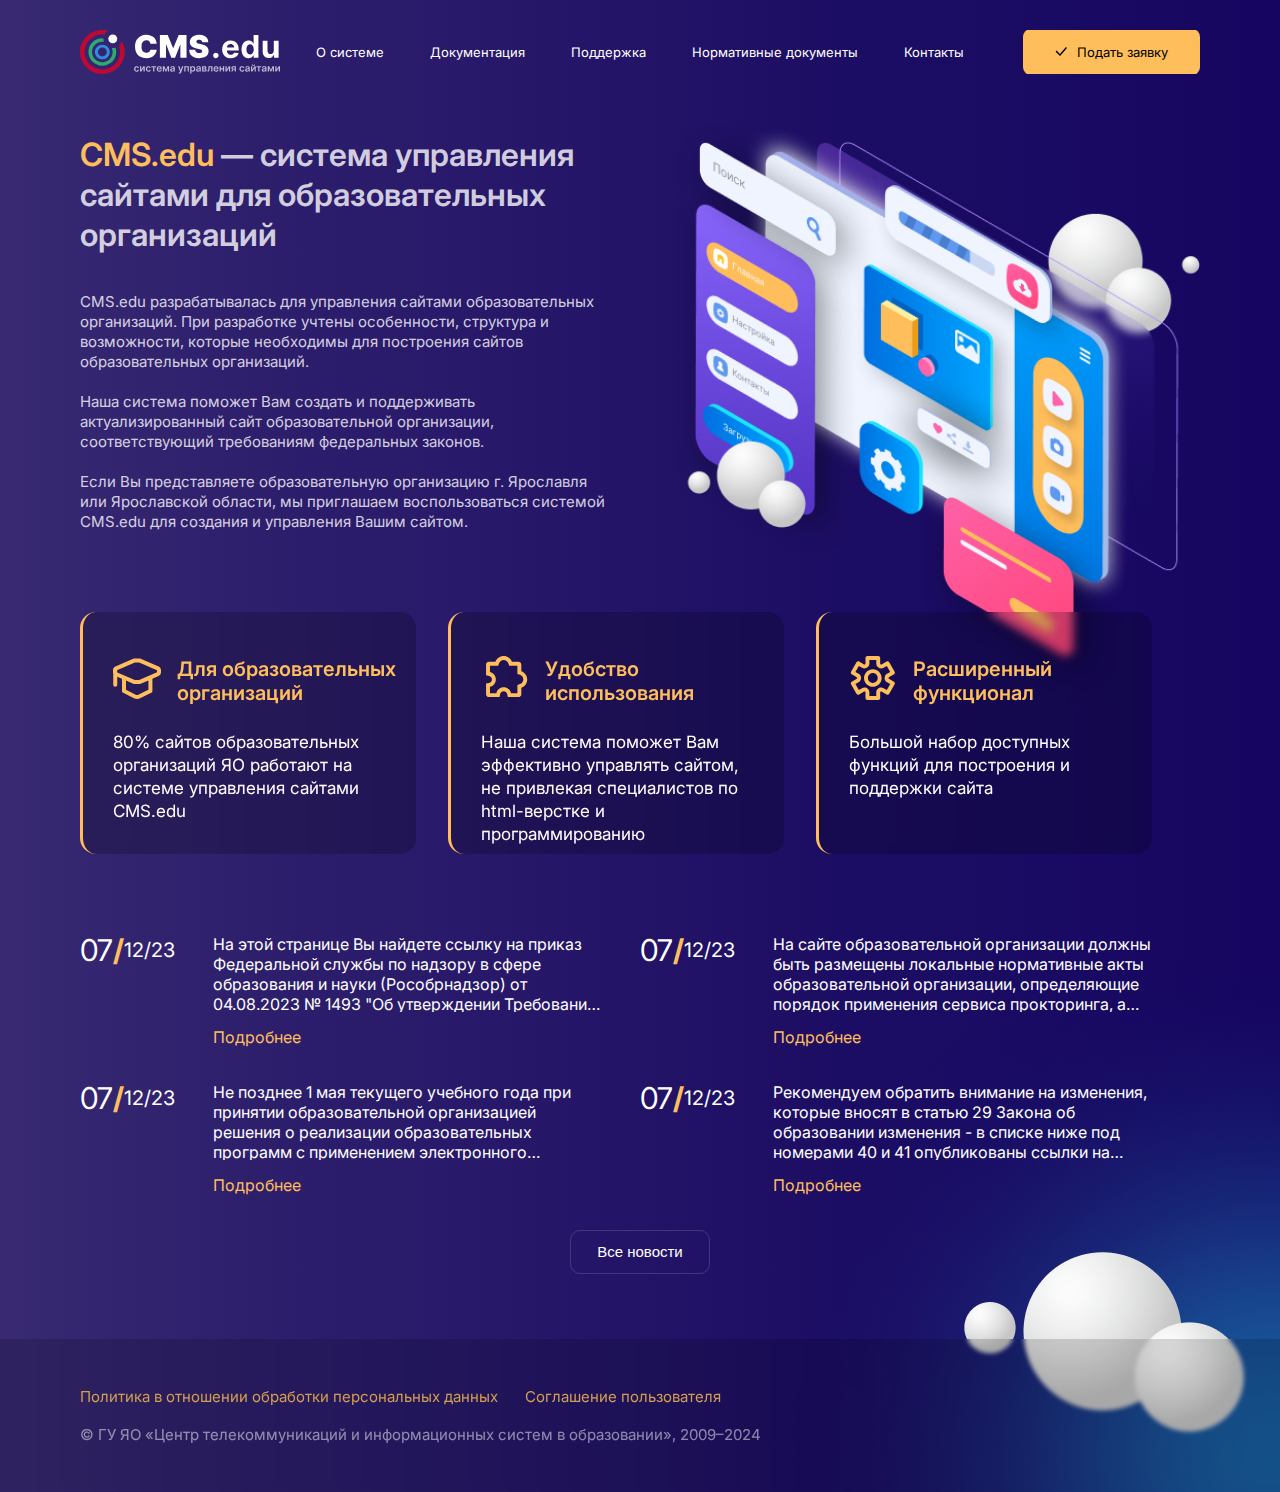
<file: index.html>
<!DOCTYPE html>
<html lang="en">

<head>
    <meta charset="UTF-8">
    <meta name="viewport" content="width=device-width, initial-scale=1.0">
    <link rel="preconnect" href="https://fonts.googleapis.com">
    <link rel="preconnect" href="https://fonts.gstatic.com" crossorigin>
    <link href="https://fonts.googleapis.com/css2?family=Inter:wght@100..900&display=swap" rel="stylesheet">
    <link rel="stylesheet" type="text/css" href="static/css/style.css">
    <title>Document</title>
</head>

<body>
    <!-- comment -->
    <header class="header">
        <div class="container">
            <div class="header__inner">
                <a href="#" class="header__logo logo">
                    <img src="static/img/Logo.svg" alt="" class="logo__image">
                </a>
                <nav class="header__menu">
                    <ul class="header__menu--list">
                        <li class="header__menu-item">
                            <a href="" class="header__menu-link">О системе</a>
                        </li>
                        <li class="header__menu-item">
                            <a href="" class="header__menu-link">Документация</a>
                        </li>
                        <li class="header__menu-item">
                            <a href="" class="header__menu-link">Поддержка</a>
                        </li>
                        <li class="header__menu-item">
                            <a href="" class="header__menu-link">Нормативные документы</a>
                        </li>
                        <li class="header__menu-item">
                            <a href="" class="header__menu-link">Контакты</a>
                        </li>
                    </ul>
                </nav>
                <div class="header__hamburger">
                    <span class="header__hamburger-bar"></span>
                    <span class="header__hamburger-bar"></span>
                    <span class="header__hamburger-bar"></span>
                </div>
                <a class="header__button" type="button">
                    <img src="static/img/Left-icon.svg" alt="" class="header__left-icon">
                    <p class="header__elemnts-text-black">Подать заявку</p>
                </a>
            </div>
        </div>
    </header>

    <div class="content">
        <div class="container">
            <div class="content__banner">
                <div class="content__banner-text">
                    <h1 class="content__text-h1">
                        <font color="#FFBE5C">CMS.edu</font> — система управления сайтами для образовательных
                        организаций
                    </h1>
                    <p class="content__text-p">CMS.edu разрабатывалась для управления сайтами образовательных
                        организаций.
                        При разработке учтены особенности, структура и возможности, которые необходимы для построения
                        сайтов
                        образовательных организаций.<br><br> Наша система поможет Вам создать и поддерживать
                        актуализированный сайт образовательной организации, соответствующий требованиям федеральных
                        законов.<br><br> Если Вы представляете образовательную организацию г. Ярославля или Ярославской
                        области, мы приглашаем воспользоваться системой CMS.edu для создания и управления Вашим сайтом.
                    </p>
                </div>

                <div class="content__banner-image">
                    <img src="static/img/Banner-image.png" alt="" class="content__big-image">
                </div>
            </div>

            <ul class="content__advantages">
                <li class="content__advantages-item">
                    <div class="content__advantages-item-title">
                        <img src="static/img/Graduation-cap.svg" alt="" class="content__advantages-ico">
                        <p class="content__advantages-top-text">Для образовательных организаций</p>
                    </div>
                    <p class="content__advantages-bottom-text">80% сайтов образовательных организаций ЯО работают на
                        системе
                        управления сайтами CMS.edu</p>
                </li>
                <li class="content__advantages-item">
                    <div class="content__advantages-item-title">
                        <img src="static/img/Puzzle.svg" alt="" class="content__advantages-ico">
                        <p class="content__advantages-top-text">Удобство<br>использования</p>
                    </div>
                    <p class="content__advantages-bottom-text">Наша система поможет Вам эффективно управлять сайтом, не
                        привлекая специалистов по html-верстке и программированию</p>
                </li>
                <li class="content__advantages-item">
                    <div class="content__advantages-item-title">
                        <img src="static/img/Gear.svg" alt="" class="content__advantages-ico">
                        <p class="content__advantages-top-text">Расширенный<br>функционал</p>
                    </div>
                    <p class="content__advantages-bottom-text">Большой набор доступных функций для построения и
                        поддержки
                        сайта</p>
                </li>
            </ul>

            <div class="content__news">
                <div class="content__news-new">
                    <div class="content__news-new-date">
                        <span>07<B><font color="#FFBE5C">/</font></B></span>12/23
                    </div>
                    <div class="content__news-new-text">
                        <p class="content__news-new-text-main" id="ntm1">На этой странице Вы найдете ссылку на приказ
                            Федеральной службы по надзору в сфере образования и науки (Рособрнадзор) от 04.08.2023 №
                            1493
                            "Об утверждении Требований к структуре официального сайта образовательной организации в
                            информационно-телекоммуникационной сети "Интернет" и формату представления информации".</p>
                        <a href="#" class="content__news-new-text-more-info">Подробнее</a>
                    </div>
                </div>
                <div class="content__news-new">
                    <div class="content__news-new-date">
                        <span>07<B><font color="#FFBE5C">/</font></B></span>12/23
                    </div>
                    <div class="content__news-new-text">
                        <p class="content__news-new-text-main" id="ntm2">На сайте образовательной организации должны
                            быть
                            размещены локальные нормативные акты образовательной организации, определяющие порядок
                            применения сервиса прокторинга, а также сервисов взаимодействия преподавателей с
                            обучающимися и
                            законными представителями посредством видео-конференц-связи, быстрого обмена текстовыми
                            сообщениями, фото-, аудио- и видеоинформацией, файлами.</p>
                        <a href="#" class="content__news-new-text-more-info">Подробнее</a>
                    </div>
                </div>
                <div class="content__news-new">
                    <div class="content__news-new-date">
                        <span>07<B><font color="#FFBE5C">/</font></B></span>12/23
                    </div>
                    <div class="content__news-new-text">
                        <p class="content__news-new-text-main" id="ntm3">Не позднее 1 мая текущего учебного года при
                            принятии образовательной организацией решения о реализации образовательных программ с
                            применением электронного обучения, дистанционных образовательных технологий в следующем
                            учебном
                            году на официальном сайте образовательной организации размещается информация в соответствии
                            с
                            п.11</p>
                        <a href="#" class="content__news-new-text-more-info">Подробнее</a>
                    </div>
                </div>
                <div class="content__news-new">
                    <div class="content__news-new-date">
                        <span>07<B><font color="#FFBE5C">/</font></B></span>12/23
                    </div>
                    <div class="content__news-new-text">
                        <p class="content__news-new-text-main" id="ntm4">Рекомендуем обратить внимание на изменения,
                            которые
                            вносят в статью 29 Закона об образовании изменения - в списке ниже под номерами 40 и 41
                            опубликованы ссылки на Федеральный закон от 29.12.2022 N 631-ФЗ "О внесении изменений в
                            Федеральный закон "Об образовании в Российской Федерации" и Федеральный закон от 13.06.2023
                            №
                            251-ФЗ "О внесении изменения в статью 29 Федерального закона "Об образовании в Российской
                            Федерации".</p>
                        <a href="#" class="content__news-new-text-more-info">Подробнее</a>
                    </div>
                </div>

            </div>
            <div class="content__btn-div">
                <button class="content__all-news">Все новости</button>
            </div>
        </div>
    </div>
    <div class="top-grad">
        <img src="static/img/top-grad.png" alt="">
    </div>
    <div class="left-grad">
        <img src="static/img/left-grad.png" alt="">
    </div>
    <footer class="footer">
        <div class="container">
            <div class="footer__inner">
                <ul class="footer__list-links">
                    <li class="footer__list-links-element">
                        <a href="#" class="footer__link">Политика в отношении обработки персональных данных</a>
                    </li>
                    <li class="footer__list-links-element">
                        <a href="#" class="footer__link">Соглашение пользователя</a>
                    </li>
                </ul>
                <p class="footer__rights">© ГУ ЯО «Центр телекоммуникаций и информационных систем в образовании»,
                    2009–2024
                </p>
            </div>
        </div>
    </footer>

    
    <script>
        document.addEventListener('DOMContentLoaded', function () {
            const burgerMenu = document.querySelector('.header__hamburger');
            const navMenu = document.querySelector('.header__menu');
            const headerBtn = document.querySelector('.header__button')
            const headerIco = document.querySelector('.header__left-icon')
            burgerMenu.addEventListener('click', function () {
                navMenu.classList.toggle('show');
                burgerMenu.classList.toggle('header__hamburger--active');
                headerBtn.classList.toggle('show');
                headerIco.classList.toggle('show');
            });
        });
    </script>

</body>

</html>
</file>
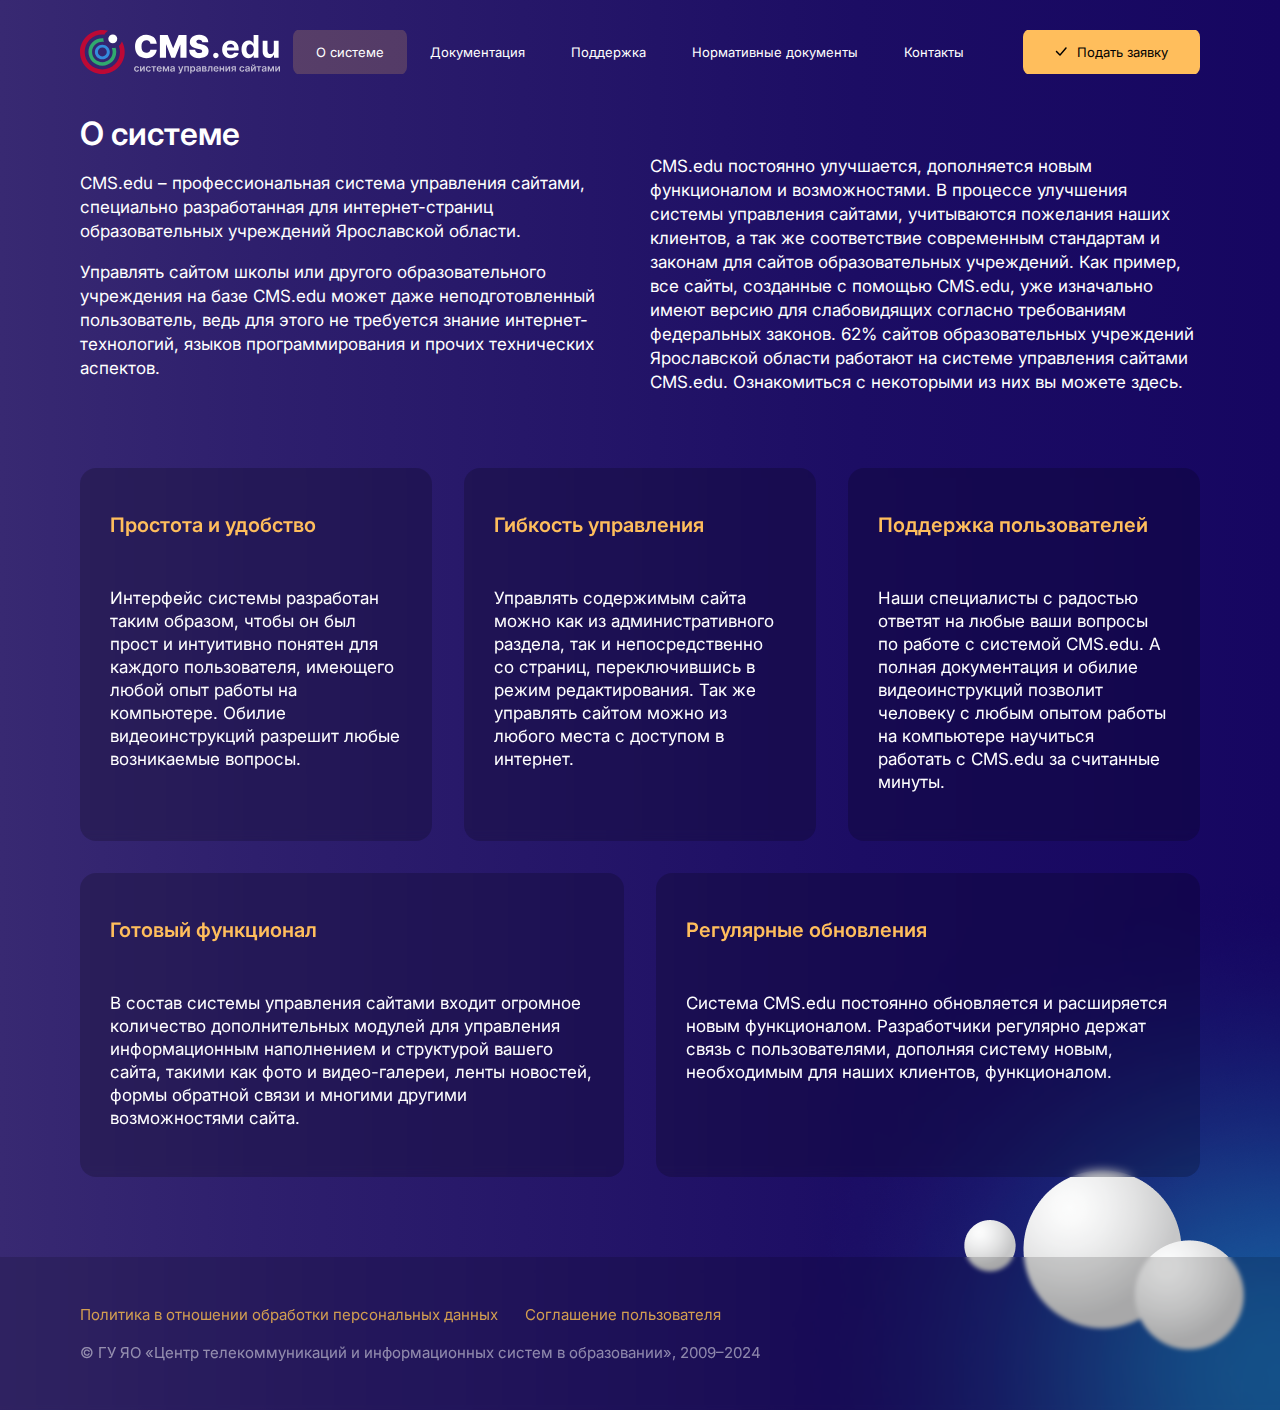
<file: about.html>
<!DOCTYPE html>
<html lang="en">

<head>
    <meta charset="UTF-8">
    <meta name="viewport" content="width=device-width, initial-scale=1.0">
    <link rel="preconnect" href="https://fonts.googleapis.com">
    <link rel="preconnect" href="https://fonts.gstatic.com" crossorigin>
    <link href="https://fonts.googleapis.com/css2?family=Inter:wght@100..900&display=swap" rel="stylesheet">
    <link rel="stylesheet" type="text/css" href="static/css/style.css">
    <link rel="stylesheet" type="text/css" href="static/css/about.css">
    <script src="https://pagination.js.org/dist/2.1.5/pagination.min.js"></script>
    <title>Document</title>
</head>

<body>
    <!-- comment -->
    <header class="header">
        <div class="container">
            <div class="header__inner">
                <a href="#" class="header__logo logo">
                    <img src="static/img/Logo.svg" alt="" class="logo__image">
                </a>
                <nav class="header__menu">
                    <ul class="header__menu--list">
                        <li class="header__menu-item--active">
                            <a href="" class="header__menu-link">О системе</a>
                        </li>
                        <li class="header__menu-item">
                            <a href="" class="header__menu-link">Документация</a>
                        </li>
                        <li class="header__menu-item">
                            <a href="" class="header__menu-link">Поддержка</a>
                        </li>
                        <li class="header__menu-item">
                            <a href="" class="header__menu-link">Нормативные документы</a>
                        </li>
                        <li class="header__menu-item">
                            <a href="" class="header__menu-link">Контакты</a>
                        </li>
                    </ul>
                </nav>
                <div class="header__hamburger">
                    <span class="header__hamburger-bar"></span>
                    <span class="header__hamburger-bar"></span>
                    <span class="header__hamburger-bar"></span>
                </div>
                <a class="header__button" type="button">
                    <img src="static/img/Left-icon.svg" alt="" class="header__left-icon">
                    <p class="header__elemnts-text-black">Подать заявку</p>
                </a>
            </div>
        </div>
    </header>




    <div class="content">
        <div class="container">
            <div class="content__about">
                <div class="content__about-title">О системе</div>
                <div class="content__about-text two-columns">
                    <p>CMS.edu – профессиональная система управления сайтами, специально разработанная для
                        интернет-страниц образовательных учреждений Ярославской области.</p>
                    <p>
                        Управлять сайтом школы или другого образовательного учреждения на базе CMS.edu может даже
                        неподготовленный пользователь, ведь для этого не требуется знание интернет-технологий, языков
                        программирования и прочих технических аспектов.
                    </p>
                    <p>CMS.edu постоянно улучшается, дополняется новым функционалом и возможностями. В процессе
                        улучшения системы управления сайтами, учитываются пожелания наших клиентов, а так же
                        соответствие современным стандартам и законам для сайтов образовательных учреждений. Как пример,
                        все сайты, созданные с помощью CMS.edu, уже изначально имеют версию для слабовидящих согласно
                        требованиям федеральных законов. 62% сайтов образовательных учреждений Ярославской области
                        работают на системе управления сайтами CMS.edu. Ознакомиться с некоторыми из них вы можете
                        здесь.
                    </p>
                </div>
            </div>
            <ul class="content__advantages">
                <li class="content__advantages-item">
                    <div class="content__advantages-item-title">
                        <p class="content__advantages-top-text">Простота и удобство</p>
                    </div>
                    <p class="content__advantages-bottom-text">Интерфейс системы разработан таким образом, чтобы он был
                        прост и интуитивно понятен для каждого пользователя, имеющего любой опыт работы на компьютере.
                        Обилие видеоинструкций разрешит любые возникаемые вопросы.</p>
                </li>
                <li class="content__advantages-item">
                    <div class="content__advantages-item-title">
                        <p class="content__advantages-top-text">Гибкость управления</p>
                    </div>
                    <p class="content__advantages-bottom-text">Управлять содержимым сайта можно как из административного
                        раздела, так и непосредственно со страниц, переключившись в режим редактирования. Так же
                        управлять сайтом можно из любого места с доступом в интернет.</p>
                </li>
                <li class="content__advantages-item">
                    <div class="content__advantages-item-title">
                        <p class="content__advantages-top-text">Поддержка пользователей</p>
                    </div>
                    <p class="content__advantages-bottom-text">Наши специалисты с радостью ответят на любые ваши вопросы
                        по работе с системой CMS.edu. А полная документация и обилие видеоинструкций позволит человеку с
                        любым опытом работы на компьютере научиться работать с CMS.edu за считанные минуты.</p>
                </li>
                <li class="content__advantages-item">
                    <div class="content__advantages-item-title">
                        <p class="content__advantages-top-text">Готовый функционал</p>
                    </div>
                    <p class="content__advantages-bottom-text">В состав системы управления сайтами входит огромное
                        количество дополнительных модулей для управления информационным наполнением и структурой вашего
                        сайта, такими как фото и видео-галереи, ленты новостей, формы обратной связи и многими другими
                        возможностями сайта.</p>
                </li>
                <li class="content__advantages-item">
                    <div class="content__advantages-item-title">
                        <p class="content__advantages-top-text">Регулярные обновления</p>
                    </div>
                    <p class="content__advantages-bottom-text">Система CMS.edu постоянно обновляется и расширяется новым
                        функционалом. Разработчики регулярно держат связь с пользователями, дополняя систему новым,
                        необходимым для наших клиентов, функционалом.</p>
                </li>

            </ul>
        </div>
    </div>




    <div class="content-wrapper">
        <div class="top-grad">
            <img src="static/img/top-grad.png" alt="">
        </div>
        <div class="left-grad">
            <img src="static/img/left-grad.png" alt="">
        </div>
    </div>
   


    <footer class="footer">
        <div class="container">
            <div class="footer__inner">
                <ul class="footer__list-links">
                    <li class="footer__list-links-element">
                        <a href="#" class="footer__link">Политика в отношении обработки персональных данных</a>
                    </li>
                    <li class="footer__list-links-element">
                        <a href="#" class="footer__link">Соглашение пользователя</a>
                    </li>
                </ul>
                <p class="footer__rights">© ГУ ЯО «Центр телекоммуникаций и информационных систем в образовании»,
                    2009–2024
                </p>
            </div>
        </div>
    </footer>


    <script>
        document.addEventListener('DOMContentLoaded', function () {
            const burgerMenu = document.querySelector('.header__hamburger');
            const navMenu = document.querySelector('.header__menu');
            const headerBtn = document.querySelector('.header__button')
            const headerIco = document.querySelector('.header__left-icon')
            burgerMenu.addEventListener('click', function () {
                navMenu.classList.toggle('show');
                burgerMenu.classList.toggle('header__hamburger--active');
                headerBtn.classList.toggle('show');
                headerIco.classList.toggle('show');
            });
        });
    </script>

</body>

</html>
</file>
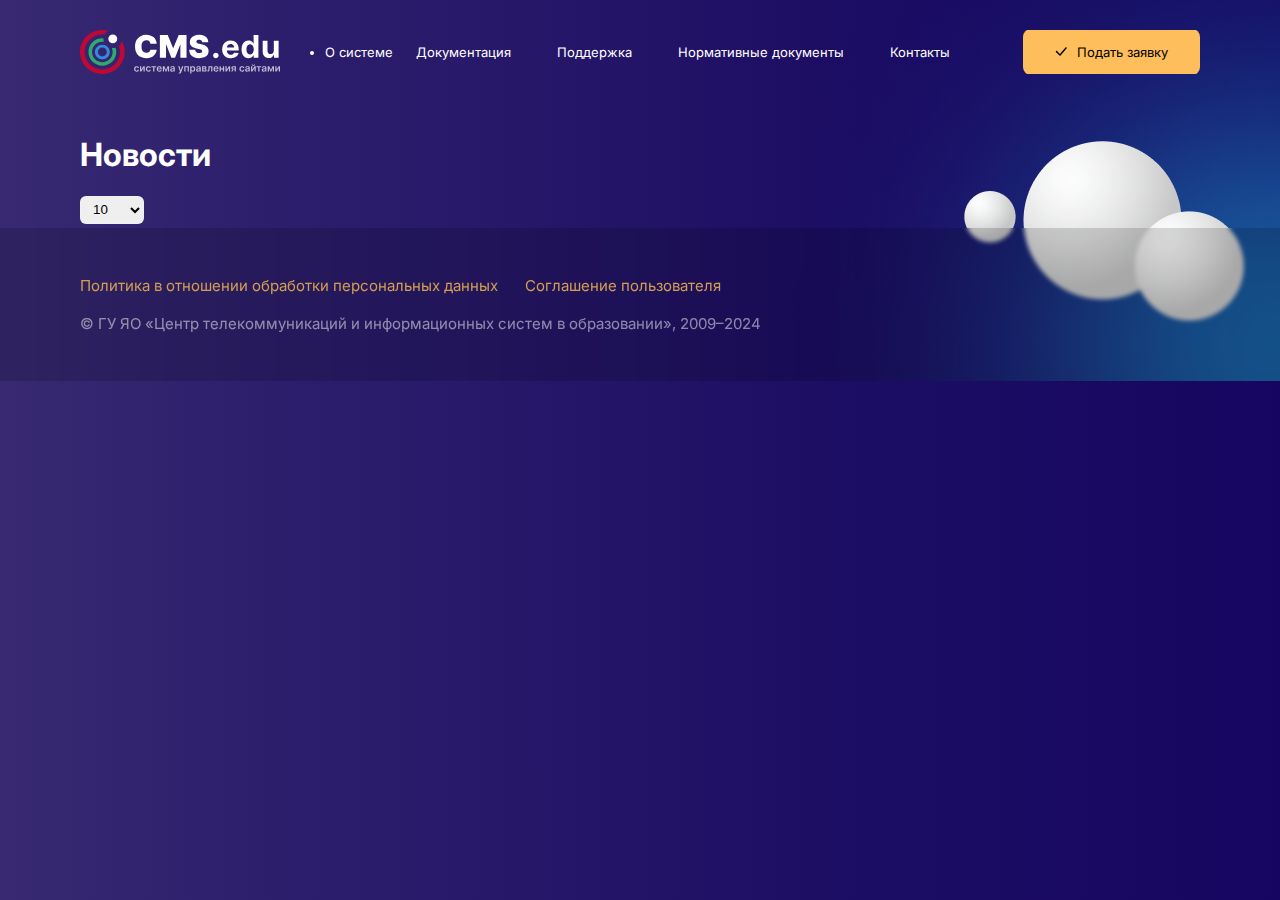
<file: news.html>
<!DOCTYPE html>
<html lang="en">

<head>
    <meta charset="UTF-8">
    <meta name="viewport" content="width=device-width, initial-scale=1.0">
    <link rel="preconnect" href="https://fonts.googleapis.com">
    <link rel="preconnect" href="https://fonts.gstatic.com" crossorigin>
    <link href="https://fonts.googleapis.com/css2?family=Inter:wght@100..900&display=swap" rel="stylesheet">
    <link rel="stylesheet" type="text/css" href="static/css/style.css">
    <link rel="stylesheet" type="text/css" href="static/css/about.css">
    <script src="https://ajax.googleapis.com/ajax/libs/jquery/3.5.1/jquery.min.js"></script>
    <script src="https://pagination.js.org/dist/2.1.5/pagination.min.js"></script>
    <title>Document</title>
</head>

<body>
    <!-- comment -->
    <header class="header">
        <div class="container">
            <div class="header__inner">
                <a href="#" class="header__logo logo">
                    <img src="static/img/Logo.svg" alt="" class="logo__image">
                </a>
                <nav class="header__menu">
                    <ul class="header__menu--list">
                        <li class="header__menu">
                            <a href="" class="header__menu-link">О системе</a>
                        </li>
                        <li class="header__menu-item">
                            <a href="" class="header__menu-link">Документация</a>
                        </li>
                        <li class="header__menu-item">
                            <a href="" class="header__menu-link">Поддержка</a>
                        </li>
                        <li class="header__menu-item">
                            <a href="" class="header__menu-link">Нормативные документы</a>
                        </li>
                        <li class="header__menu-item">
                            <a href="" class="header__menu-link">Контакты</a>
                        </li>
                    </ul>
                </nav>
                <div class="header__hamburger">
                    <span class="header__hamburger-bar"></span>
                    <span class="header__hamburger-bar"></span>
                    <span class="header__hamburger-bar"></span>
                </div>
                <a class="header__button" type="button">
                    <img src="static/img/Left-icon.svg" alt="" class="header__left-icon">
                    <p class="header__elemnts-text-black">Подать заявку</p>
                </a>
            </div>
        </div>
    </header>


    <div class="content">
        <div class="container">
            <div id="news-container">
                <h1>Новости</h1>

            </div>
            <div class="paginator">
                <div id="pagination-container">

                </div>
                <select id="news-per-page">
                    <option value="5">5</option>
                    <option value="10" selected>10</option>
                    <option value="20">20</option>
                </select>
            </div>           
        </div>
    </div>





    <div class="content-wrapper">
        <div class="top-grad">
            <img src="static/img/top-grad.png" alt="">
        </div>
        <div class="left-grad">
            <img src="static/img/left-grad.png" alt="">
        </div>
    </div>



    <footer class="footer">
        <div class="container">
            <div class="footer__inner">
                <ul class="footer__list-links">
                    <li class="footer__list-links-element">
                        <a href="#" class="footer__link">Политика в отношении обработки персональных данных</a>
                    </li>
                    <li class="footer__list-links-element">
                        <a href="#" class="footer__link">Соглашение пользователя</a>
                    </li>
                </ul>
                <p class="footer__rights">© ГУ ЯО «Центр телекоммуникаций и информационных систем в образовании»,
                    2009–2024
                </p>
            </div>
        </div>
    </footer>


    <script>
        document.addEventListener('DOMContentLoaded', function () {
            const burgerMenu = document.querySelector('.header__hamburger');
            const navMenu = document.querySelector('.header__menu');
            const headerBtn = document.querySelector('.header__button')
            const headerIco = document.querySelector('.header__left-icon')
            burgerMenu.addEventListener('click', function () {
                navMenu.classList.toggle('show');
                burgerMenu.classList.toggle('header__hamburger--active');
                headerBtn.classList.toggle('show');
                headerIco.classList.toggle('show');
            });
        });

        document.addEventListener('DOMContentLoaded', function () {
            const newsData = [];
            for (let i = 0; i <= 1000; i++) {
                newsData.push(`<div class="content__news-new-date"><span>07<B><font color="#FFBE5C">/</font></B></span>12/23</div>
                <div class="content__news-new-text"><p class="content__news-new-text-main" id="ntm4">${i}Рекомендуем обратить внимание на изменения,которыевносят в статью 29 Закона об образовании изменения - в списке ниже под номерами 40 и 41опубликованы ссылки на Федеральный закон от 29.12.2022 N 631-ФЗ "О внесении изменений вФедеральный закон "Об образовании в Российской Федерации" и Федеральный закон от 13.06.2023№251-ФЗ "О внесении изменения в статью 29 Федерального закона "Об образовании в РоссийскойФедерации".</p><a href="#" class="content__news-new-text-more-info">Подробнее</a></div>`);
            }
            const container = '#news-container';
            const paginationContainer = '#pagination-container';
            let newsPerPage = parseInt(document.getElementById('news-per-page').value, 10);

            function renderNews(data, container) {
                const newsContainer = document.querySelector(container);
                newsContainer.innerHTML = '<h1>Новости</h1>'; 

                data.forEach(news => {
                    const newsElement = document.createElement('div');
                    newsElement.className='content__news-new';
                    newsElement.innerHTML = `${news}`;
                    newsContainer.appendChild(newsElement);
                });
            }

            function setupPagination(newsData, container) {
                $(paginationContainer).pagination({
                    dataSource: newsData,
                    pageSize: newsPerPage,
                    callback: function (data, pagination) {
                        renderNews(data, container);
                    }
                });
            }

            setupPagination(newsData, container);

            document.getElementById('news-per-page').addEventListener('change', function () {
                newsPerPage = parseInt(this.value, 10);
                // Переинициализация пагинации с новым количеством элементов на странице
                $(paginationContainer).pagination('destroy');
                setupPagination(newsData, container);
            });
        });
    </script>

</body>

</html>
</file>
<file: static/css/style.css>
body {
  justify-content: space-around;
  background: url("../../static/img/Cloud.png") no-repeat bottom right, url("../../static/img/bot-grad.png") no-repeat bottom right, linear-gradient(90deg, #382972 0%, #2E1F6D 20%, #1C0D64 67%, #160661 100%);
  font-family: 'Inter', sans-serif;
  color: white;
  display: flex;
  flex-direction: column;
  margin: 0;
  min-height: 100%;
}
.container {
  max-width: 1120px;
  margin: 0 auto;
  padding: 0px 15px;
  overflow: hidden;
}
.header {
  margin-top: 30px;
  font-size: 13px;
  align-items: center;
}
.header__inner,
.header__menu--list {
  display: flex;
  flex-direction: row;
  justify-content: space-between;
  align-items: center;
  height: 44px;
}
.header__menu {
  margin-left: 25px;
}
.header__logo {
  width: 130px;
  height: 44px;
  flex: none;
  order: 0;
  flex-grow: 0;
  display: block;
}
.header__menu-item {
  display: flex;
  flex-direction: row;
  justify-content: center;
  align-items: center;
  padding: 5px 23px;
  height: 36px;
  border-radius: 8px;
}
.header__menu-item--active {
  display: flex;
  flex-direction: row;
  justify-content: center;
  align-items: center;
  padding: 5px 23px;
  height: 36px;
  border-radius: 8px;
  background: rgba(255, 190, 92, 0.2);
}
.header__menu-link {
  text-decoration: none;
  color: white;
}
.header__button {
  display: flex;
  justify-content: center;
  align-items: center;
  padding: 5px 14px;
  gap: 8px;
  width: 149px;
  height: 36px;
  background: #FFBE5C;
  border-radius: 8px;
}
.header__left-icon {
  width: 16px;
  height: 16px;
}
.header__elemnts-text-black,
.header__elemnts-text-white {
  width: 93px;
  height: 18px;
  padding-top: 15px;
  padding-bottom: 15px;
  font-family: 'Inter';
  font-style: normal;
  margin: 0;
  font-weight: 400;
  font-size: 13px;
  line-height: 18px;
  color: #000000;
}
.header__elemnts-text-white {
  color: #ffffff;
  /* White text */
}
.content {
  margin-top: 40px;
  align-items: center;
}
.content__banner {
  display: flex;
  flex-direction: row;
  align-items: flex-start;
  padding: 0px;
  gap: 54px;
  margin-bottom: 65px;
}
.content__banner-text {
  display: flex;
  flex-direction: column;
  align-items: flex-start;
  padding: 0px;
  width: 48%;
}
.content__text-h1,
.content__text-p {
  width: 100%;
  font-family: 'Inter';
  font-style: normal;
  font-weight: 600;
  font-size: 32px;
  line-height: 40px;
  color: rgba(255, 255, 255, 0.8);
}
.content__text-p {
  font-weight: 400;
  font-size: 15px;
  line-height: 20px;
}
.content__banner-image {
  display: flex;
  flex-direction: row;
  justify-content: space-between;
  align-items: flex-start;
  padding: 0px;
  isolation: isolate;
  width: 48%;
  max-height: 396px;
}
.content__big-image {
  width: 100%;
}
.content__advantages {
  display: flex;
  flex-direction: row;
  flex-wrap: wrap;
  align-items: flex-start;
  padding: 0px;
  margin: 0;
  gap: 32px;
  height: 242px;
  margin-bottom: 80px;
}
.content__advantages-item {
  box-sizing: border-box;
  display: flex;
  flex-direction: column;
  align-items: flex-start;
  padding: 30px 30px 30px 30px;
  width: 30%;
  height: 242px;
  background: rgba(0, 0, 0, 0.2);
  border-left: 3px solid #FFBE5C;
  backdrop-filter: blur(5px);
  border-radius: 16px;
}
.content__advantages-item-title {
  display: flex;
  flex-direction: row;
  align-items: center;
  padding: 0px;
  gap: 16px;
  height: 72px;
}
.content__advantages-ico {
  padding: 0px;
  width: 48px;
  height: 48px;
}
.content__advantages-top-text {
  width: 90%;
  padding-top: 30px;
}
.content__advantages-top-text,
.content__advantages-bottom-text {
  height: 72px;
  font-style: normal;
  font-weight: 600;
  font-size: 20px;
  line-height: 24px;
  flex: none;
  order: 1;
  flex-grow: 1;
  color: #FFBE5C;
}
.content__advantages-bottom-text {
  font-weight: 400;
  font-size: 17px;
  line-height: 23px;
  color: #FFFFFF;
}
.content__news {
  display: flex;
  flex-wrap: wrap;
}
.content__news-new {
  flex: 1 1 40%;
  display: flex;
  flex-direction: row;
  margin-bottom: 35px;
}
.content__news-new-text {
  padding-left: 38px;
  padding-right: 40px;
}
.content__news-new-text-main {
  margin: 0;
  height: 78px;
  overflow: hidden;
  text-overflow: ellipsis;
  display: -webkit-box;
  -webkit-line-clamp: 4;
  -webkit-box-orient: vertical;
  margin-bottom: 15px;
}
.content__news-new-date {
  justify-content: top;
  width: 120px;
  align-items: center;
  font-size: 20px;
}
.content__news-new-date > span {
  font-size: 30px;
  vertical-align: middle;
  position: relative;
  top: -2px;
}
.content__news-new-text-more-info {
  text-decoration: none;
  color: #FFBE5C;
}
.content__all-news {
  box-sizing: border-box;
  display: flex;
  flex-direction: row;
  justify-content: center;
  align-items: center;
  padding: 12px 24px;
  gap: 12px;
  width: 140px;
  height: 44px;
  border: 1px solid rgba(255, 255, 255, 0.15);
  border-radius: 10px;
  background-color: transparent;
  color: white;
  font-size: 15px;
}
.content__btn-div {
  display: flex;
  justify-content: center;
  align-items: center;
  margin-bottom: 65px;
}
select {
  box-sizing: border-box;
  display: flex;
  flex-direction: row;
  align-items: center;
  padding: 3px 2px 3px 8px;
  width: 64px;
  height: 28px;
  border: 1px solid rgba(255, 255, 255, 0.15);
  border-radius: 6px;
  flex: none;
  order: 0;
  align-self: stretch;
  flex-grow: 1;
}
.paginator {
  display: inline-flex;
  flex-direction: row;
}
.paginator__main {
  display: flex;
  flex-direction: row;
  align-items: center;
  padding: 0px;
  gap: 4px;
}
.paginationjs-pages > ul {
  display: flex;
  flex-direction: row;
  align-items: center;
  padding: 0px;
  gap: 4px;
  width: 266px;
  height: 28px;
  flex: none;
  order: 0;
  flex-grow: 0;
}
.paginationjs-pages > ul > li {
  text-decoration: none;
  display: flex;
  flex-direction: row;
  align-items: baseline;
  padding: 0px;
  gap: 4px;
  height: 28px;
  flex: none;
  order: 2;
  flex-grow: 0;
}
.paginationjs-pages > ul > li > a {
  text-decoration: none;
  color: white;
}
.left-grad {
  position: absolute;
  top: 100px;
  left: -60px;
  -moz-user-select: none;
  -webkit-user-select: none;
  -ms-user-select: none;
  user-select: none;
  pointer-events: none;
}
.top-grad {
  position: absolute;
  top: -1px;
  left: 350px;
  -moz-user-select: none;
  -webkit-user-select: none;
  -ms-user-select: none;
  user-select: none;
  pointer-events: none;
}
.footer {
  gap: 10px;
  width: 100%;
  padding: 47px 0;
  background: rgba(0, 0, 0, 0.15);
  backdrop-filter: blur(2px);
  bottom: 0;
}
.footer__link {
  text-decoration: none;
  font-family: 'Inter';
  font-style: normal;
  font-weight: 400;
  font-size: 15px;
  line-height: 20px;
  color: #D39E50;
}
.footer__rights {
  width: 682px;
  height: 20px;
  font-family: 'Inter';
  font-style: normal;
  font-weight: 400;
  font-size: 15px;
  line-height: 20px;
  color: rgba(255, 255, 255, 0.5);
  margin: 0;
  margin-top: 16px;
}
.footer__inner {
  display: flex;
  flex-direction: column;
  align-items: flex-start;
  align-content: flex-start;
  margin-left: 0;
}
.footer__list-links {
  list-style-type: none;
  text-decoration: none;
  display: flex;
  flex-direction: row;
  align-items: flex-start;
  padding: 0px;
  gap: 24px;
  width: 100%;
  margin: 0 0 3px 0;
}
.footer__list-links-element {
  text-decoration: none;
  width: 421px;
  height: 20px;
}
@media (min-width: 800px) {
  .header__burger {
    display: none;
  }
}
@media (max-width: 1419px) {
  .bot-grad,
  .cloud,
  .left-grad,
  .top-grad {
    display: none;
  }
}
@media (max-width: 800px) {
  .container {
    flex-direction: column;
    align-items: center;
  }
  .header {
    z-index: 50;
    height: auto;
  }
  .header__inner {
    gap: 32px;
    z-index: 12;
  }
  .header__logo {
    margin: 0 auto;
    width: 280px;
  }
  .header__menu-link {
    font-size: 13px;
  }
  .header__menu {
    display: none;
    z-index: 2;
    flex-direction: column;
    align-items: center;
    padding: 30px 0;
    gap: 32px;
    position: absolute;
    width: 100%;
    left: 0px;
    top: 75px;
    bottom: 0;
    margin: 0;
    background: linear-gradient(90deg, #382972 0%, #2E1F6D 20%, #1C0D64 67%, #160661 100%);
  }
  .header .header__menu.show {
    display: block;
  }
  .header .header__menu--list {
    list-style: none;
    display: flex;
    flex-direction: column;
    margin: 0;
    align-items: flex-start;
    padding: 0px 0px;
    padding-bottom: 230px;
    margin-bottom: 100px;
    gap: 16px;
    width: 78%;
    margin-left: 10%;
    border-bottom: 2px solid #bcbcbc;
    border-bottom-width: 1px;
  }
  .header .header__menu-item {
    margin-bottom: 10px;
  }
  .header__button {
    display: none;
    width: 72%;
  }
  .header .header__button.show {
    z-index: 3;
    position: absolute;
    top: 430px;
    left: 60px;
    display: flex;
  }
  .header__elemnts-text-black,
  .header__elemnts-text-white {
    font-size: 13px;
  }
  .header__hamburger {
    display: block;
    position: absolute;
    top: 35px;
    right: 30px;
    float: left;
    font-size: 55px;
    cursor: pointer;
  }
  .header__hamburger-bar {
    display: block;
    width: 25px;
    height: 3px;
    margin: 5px auto;
    border-radius: 2px;
    transition: all 0.3s ease-in-out;
    background-color: white;
  }
  .header__hamburger.header__hamburger--active .header__hamburger-bar:nth-child(2) {
    opacity: 0;
  }
  .header__hamburger.header__hamburger--active .header__hamburger-bar:nth-child(1) {
    transform: translateY(8px) rotate(45deg);
  }
  .header__hamburger.header__hamburger--active .header__hamburger-bar:nth-child(3) {
    transform: translateY(-8px) rotate(-45deg);
  }
  .content {
    padding: 0 20px;
  }
  .content__banner {
    flex-direction: column-reverse;
    align-items: center;
  }
  .content__banner-image {
    width: 100%;
    max-width: 450px;
    height: auto;
  }
  .content__banner-text {
    width: 100%;
  }
  .content__advantages {
    flex-direction: column;
    height: auto;
    align-items: center;
  }
  .content__advantages-item {
    width: 100%;
  }
  .content.content__advantages-top-text {
    width: 95%;
  }
  .content__news-new {
    flex-basis: 100%;
    display: flex;
    flex-direction: column;
  }
  .content__news-new-text {
    padding-top: 10px;
    padding-left: 0px;
  }
  .content__btn-div {
    margin-bottom: 20px;
    margin-top: 10px;
  }
  .footer {
    flex-direction: column;
  }
  .footer__inner {
    margin-left: 20px;
    height: auto;
  }
  .footer__list-links {
    flex-direction: column;
    width: 90%;
    height: 104px;
  }
  .footer__list-links-element {
    height: 60px;
    width: 80%;
  }
  .footer__rights {
    width: 90%;
    height: 80px;
  }
}
@media (max-width: 400px) {
  .content__advantages-top-text,
  .content__advantages-bottom-text {
    font-size: 15px;
    /* Adjusted for smaller screens */
  }
}
@media (max-width: 350px) {
  .content__text-h1 {
    font-size: 25px;
    /* Adjusted for smaller screens */
  }
  .content__advantages-top-text,
  .content__advantages-bottom-text {
    font-size: 11px;
    /* Adjusted for smaller screens */
  }
}
@media (max-width: 1140px) and (min-width: 950px) {
  .header__menu {
    width: 60%;
  }
  .header__menu-item {
    width: 10%;
    display: flex;
  }
  .header__menu-link {
    font-size: 11px;
    display: flex;
    justify-content: center;
    text-align: center;
  }
  .content__advantages-top-text {
    font-size: 22px;
  }
  .content__advantages-bottom-text {
    font-size: 16px;
    line-height: 18px;
  }
}
@media (max-width: 950px) and (min-width: 800px) {
  .header__menu {
    width: 60%;
  }
  .header__menu-item {
    width: 10%;
    display: flex;
  }
  .header__menu-link {
    font-size: 11px;
    display: flex;
    justify-content: center;
    text-align: center;
  }
  .content__advantages-top-text {
    width: 150px;
  }
  .content__advantages-top-text {
    font-size: 16px;
  }
  .content__advantages-bottom-text {
    font-size: 15px;
    line-height: 18px;
  }
}
</file>
<file: static/css/about.css>
.two-columns {
  -webkit-column-count: 2;
  -moz-column-count: 2;
  column-count: 2;
  -webkit-column-gap: 20px;
  -moz-column-gap: 20px;
  column-gap: 20px;
}
.content-wrapper {
  position: relative;
  overflow: hidden;
}
.content {
  padding: 0;
}
.content__about {
  gap: 36px;
  margin-bottom: 64px;
}
.content__about-title {
  font-weight: 600;
  font-size: 32px;
  line-height: 40px;
}
.content__about-text {
  height: auto;
  font-weight: 400;
  font-size: 17px;
  line-height: 24px;
}
.content__advantages {
  display: flex;
  flex-wrap: wrap;
  height: auto;
  align-items: stretch;
}
.content__advantages-item {
  flex: 1 1 calc(30% - 15px);
  border-left: none;
  height: auto;
}
.content__advantages-item-text {
  height: auto;
}
.content__advantages-item-title {
  width: 100%;
  padding: 0;
  margin: 0;
}
.content__advantages-bottom-text {
  height: auto;
}
.container {
  gap: 64px;
}
@media (max-width: 800px) {
  .two-columns {
    -webkit-column-count: 1;
    -moz-column-count: 1;
    column-count: 1;
    -webkit-column-gap: 20px;
    -moz-column-gap: 20px;
    column-gap: 20px;
  }
}
</file>
